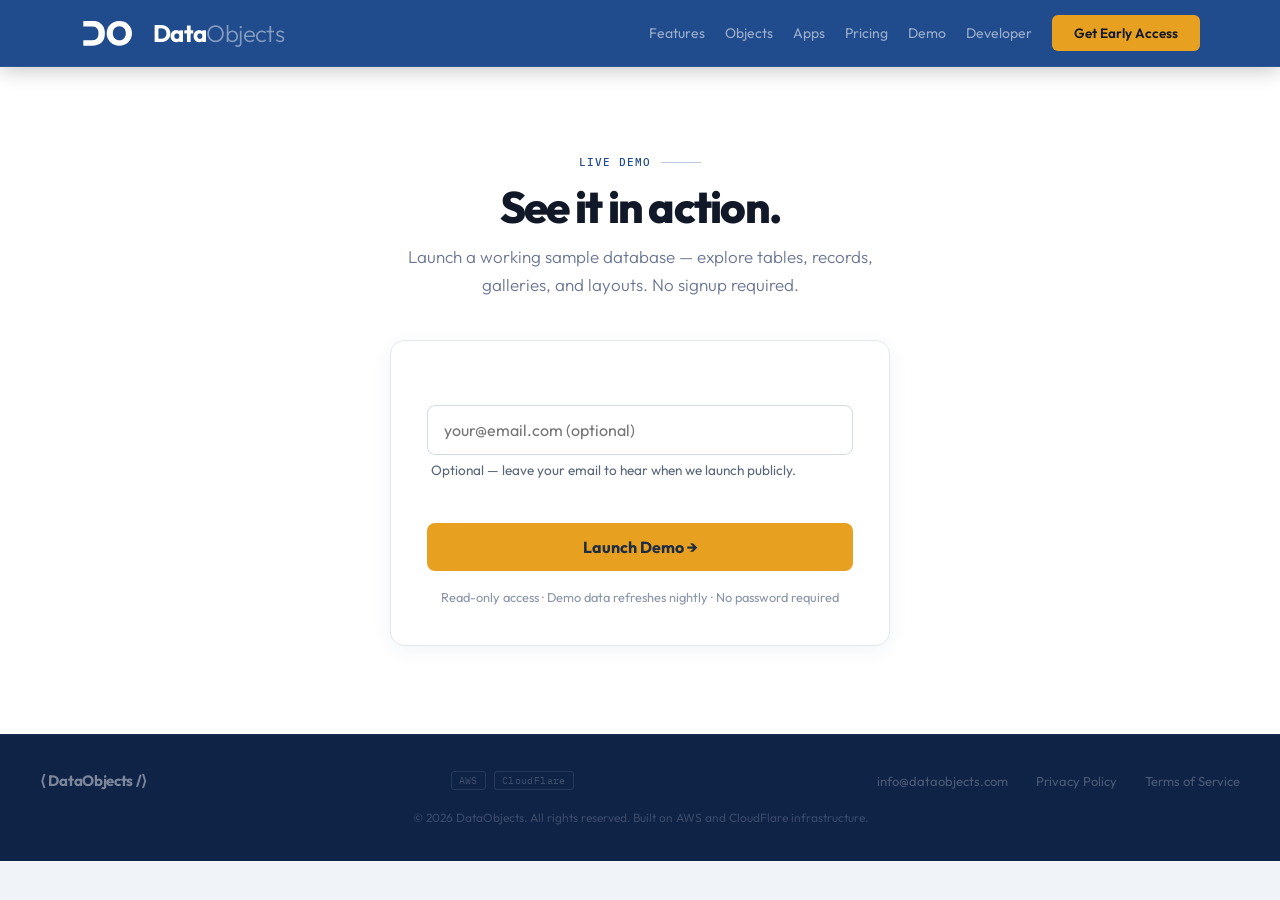
<file: demo.html>
<!DOCTYPE html>
<html lang="en">
<head>
  <meta charset="UTF-8">
  <meta name="viewport" content="width=device-width, initial-scale=1.0">
  <title>Try the DataObjects Demo</title>
  <meta name="description" content="See a working DataObjects application in your browser. Read-only demo, no signup required.">
  <link rel="preconnect" href="https://fonts.googleapis.com">
  <link href="https://fonts.googleapis.com/css2?family=Outfit:wght@300;400;500;600;700;800&family=IBM+Plex+Mono:wght@400;500&display=swap" rel="stylesheet">
  <link rel="stylesheet" href="/do.css?v=0526-2" type="text/css">
  <script src="https://challenges.cloudflare.com/turnstile/v0/api.js" async defer></script>
  <script src="/do.js?v=0526-2" defer></script>

  <style>
    .demo-card {
      max-width: 520px;
      margin: 0 auto;
      background: #fff;
      border: 1px solid #e3e8ef;
      border-radius: 14px;
      padding: 40px 36px;
      box-shadow: 0 4px 20px rgba(32, 75, 140, 0.06);
    }
    .demo-form input[type=email] {
      width: 100%;
      padding: 14px 16px;
      border: 1px solid #d4dbe5;
      border-radius: 8px;
      font-size: 1rem;
      font-family: inherit;
      margin-top: 24px;
      transition: border-color .15s ease;
    }
    .demo-form input[type=email]:focus {
      outline: none;
      border-color: #204B8C;
    }
    .demo-optin-label {
      display: block;
      font-size: 0.85rem;
      color: #5a6678;
      margin-top: 6px;
      text-align: left;
      padding-left: 4px;
    }
    .demo-launch-btn {
      width: 100%;
      margin-top: 24px;
      padding: 14px 24px;
      background: #E8A020;
      color: #1c2c44;
      border: none;
      border-radius: 8px;
      font-size: 1rem;
      font-weight: 700;
      font-family: inherit;
      cursor: pointer;
      transition: background .15s ease, transform .1s ease;
    }
    .demo-launch-btn:hover:not(:disabled) {
      background: #f0b03a;
    }
    .demo-launch-btn:active:not(:disabled) {
      transform: translateY(1px);
    }
    .demo-launch-btn:disabled {
      opacity: 0.5;
      cursor: not-allowed;
    }
    .demo-turnstile {
      margin-top: 20px;
      display: flex;
      justify-content: center;
    }
    .demo-error {
      margin-top: 16px;
      color: #c0392b;
      font-size: 0.9rem;
      display: none;
    }
    .demo-error.show { display: block; }
    .demo-fineprint {
      margin-top: 18px;
      font-size: 0.8rem;
      color: #8a95a7;
    }
  </style>
</head>
<body>

<div data-include="/_partials/nav.html"></div>

<section class="section section-white" style="min-height: 70vh; display: flex; align-items: center;">
  <div class="wrap" style="text-align: center;">
    <div class="section-eyebrow" style="justify-content: center;">Live Demo</div>
    <h2 style="margin-bottom: 12px;">See it in action.</h2>
    <p class="section-sub" style="margin-bottom: 40px;">Launch a working sample database — explore tables, records, galleries, and layouts. No signup required.</p>

    <div class="demo-card">
      <form class="demo-form" id="demo-form">
        <input
          type="email"
          name="email"
          id="demo-email"
          placeholder="your@email.com (optional)"
          autocomplete="email">
        <label class="demo-optin-label">
          Optional — leave your email to hear when we launch publicly.
        </label>

        <!-- Cloudflare Turnstile — invisible bot check -->
        <div class="demo-turnstile">
          <div
            class="cf-turnstile"
            data-sitekey="0x4AAAAAADX9ppOlWVEET-NW"
            data-theme="light"
            data-size="flexible">
          </div>
        </div>

        <button type="submit" class="demo-launch-btn" id="demo-launch-btn">
          Launch Demo →
        </button>

        <p class="demo-error" id="demo-error"></p>
      </form>

      <p class="demo-fineprint">Read-only access · Demo data refreshes nightly · No password required</p>
    </div>

  </div>
</section>

<div data-include="/_partials/footer.html"></div>

<script>
(function() {
  const API_BASE = 'https://data.dataobjects.com'; // adjust if your API host differs

  const form    = document.getElementById('demo-form');
  const btn     = document.getElementById('demo-launch-btn');
  const errEl   = document.getElementById('demo-error');
  const emailEl = document.getElementById('demo-email');

  function showError(msg) {
    errEl.textContent = msg;
    errEl.classList.add('show');
  }
  function clearError() {
    errEl.classList.remove('show');
    errEl.textContent = '';
  }

  form.addEventListener('submit', async function(e) {
    e.preventDefault();
    clearError();

    // Pull Turnstile token (added by the widget script automatically as
    // a hidden input named cf-turnstile-response)
    const tokenInput = form.querySelector('input[name=cf-turnstile-response]');
    const turnstileToken = tokenInput ? tokenInput.value : '';

    if (!turnstileToken) {
      showError('Please wait a moment for the security check to complete.');
      return;
    }

    btn.disabled    = true;
    btn.textContent = 'Launching…';

    try {
      const resp = await fetch(`${API_BASE}/v6/demo/launch`, {
        method:  'POST',
        headers: { 'Content-Type': 'application/json' },
        body:    JSON.stringify({
          turnstileToken,
          email: (emailEl.value || '').trim() || undefined,
        }),
      });
      const data = await resp.json();

      if (data.status === 'ok' && data.loginUrl) {
        // Redirect to the demo app — token in URL gets auto-validated by DO_Login.jsx
        //window.location.href = data.loginUrl;
        window.open(data.loginUrl, '_blank', 'noopener,noreferrer');
      } else {
        showError(data.message || 'Could not launch demo. Please try again.');
        btn.disabled    = false;
        btn.textContent = 'Launch Demo →';
        // Reset Turnstile so user can retry
        if (window.turnstile) window.turnstile.reset();
      }
    } catch (err) {
      console.error('[demo]', err);
      showError('Network error. Please check your connection and try again.');
      btn.disabled    = false;
      btn.textContent = 'Launch Demo →';
      if (window.turnstile) window.turnstile.reset();
    }
  });
})();
</script>

</body>
</html>
</file>
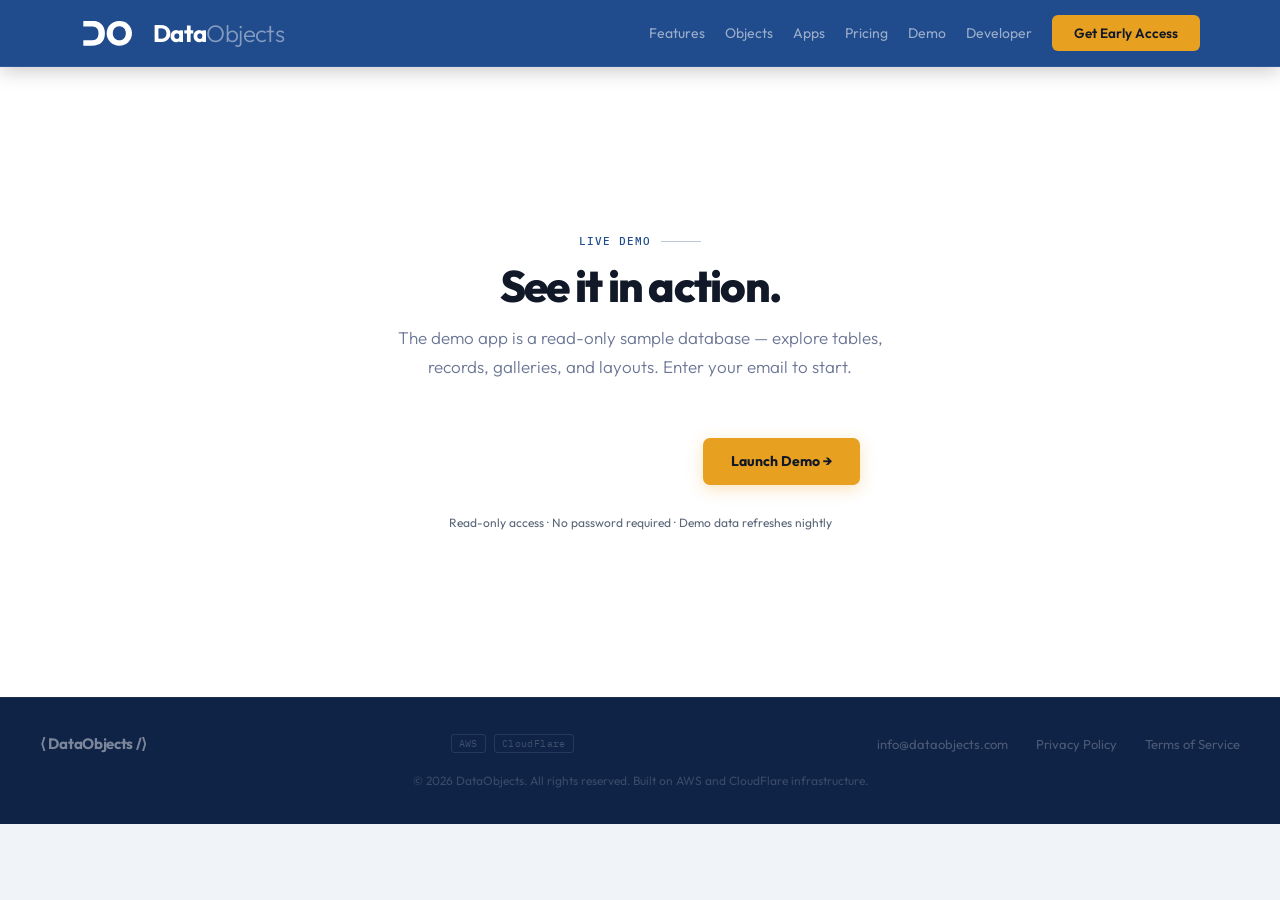
<file: demo1.html>
<!DOCTYPE html>
<html lang="en">
<head>
  <meta charset="UTF-8">
  <meta name="viewport" content="width=device-width, initial-scale=1.0">
  <title>Try the DataObjects Demo</title>
  <meta name="description" content="See a working DataObjects application in your browser. Read-only demo, no signup required.">
  <link rel="preconnect" href="https://fonts.googleapis.com">
  <link href="https://fonts.googleapis.com/css2?family=Outfit:wght@300;400;500;600;700;800&family=IBM+Plex+Mono:wght@400;500&display=swap" rel="stylesheet">
  <link rel="stylesheet" href="/do.css?v=0526-1" type="text/css">
  <script src="/do.js?v=0526-1" defer></script>
</head>
<body>

<div data-include="/_partials/nav.html"></div>

<section class="section section-white" style="min-height: 70vh; display: flex; align-items: center;">
  <div class="wrap" style="text-align: center; max-width: 720px;">
    <div class="section-eyebrow" style="justify-content: center;">Live Demo</div>
    <h2>See it in action.</h2>
    <p class="section-sub">The demo app is a read-only sample database — explore tables, records, galleries, and layouts. Enter your email to start.</p>

    <form class="notify-form" id="demo-form" style="margin: 30px auto;">
      <input type="email" name="DOemail" placeholder="your@email.com" required>
      <button type="submit">Launch Demo →</button>
    </form>

    <p class="notify-sub" style="color: #5a6678;">Read-only access · No password required · Demo data refreshes nightly</p>
    <p id="DOnotify" style="display:none; color:#E8A020; padding-top: 10px; font-size:1.2rem;">
      <span style="color:green;">✓</span> Launching demo… you'll be redirected in a moment.
    </p>
  </div>
</section>

<div data-include="/_partials/footer.html"></div>

<!--
  TODO: this is currently a stub. Final demo flow needs:
   1. Cloudflare Turnstile widget on the form (bot check)
   2. POST to /v6/demo/request on do-server
        — records lead in DO.leads
        — creates/finds a guest user record
        — issues a magic link token
   3. On success, redirect to:
        https://app.dataobjects.com/?app=MAKAI_GUID&token=XYZ
   4. Server enforces read-only on guest role for all data routes.
-->

</body>
</html>
</file>
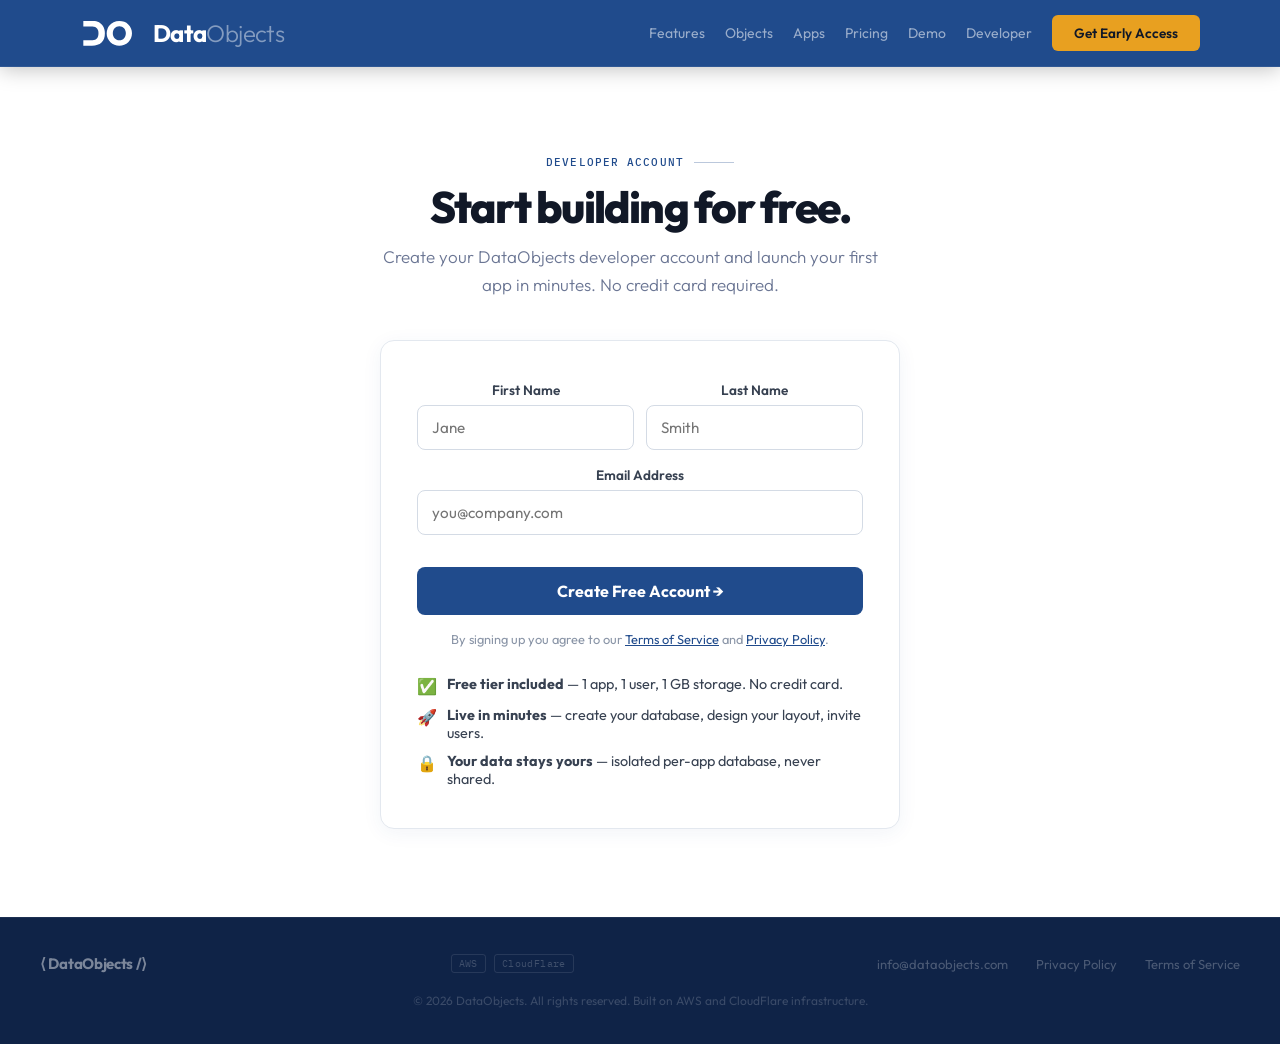
<file: signup.html>
<!DOCTYPE html>
<html lang="en">
<head>
  <meta charset="UTF-8">
  <meta name="viewport" content="width=device-width, initial-scale=1.0">
  <title>Create Your Developer Account — DataObjects</title>
  <meta name="description" content="Sign up for a free DataObjects developer account. Build and deploy database-driven web applications in minutes.">
  <meta name="robots" content="noindex">
  <link rel="preconnect" href="https://fonts.googleapis.com">
  <link href="https://fonts.googleapis.com/css2?family=Outfit:wght@300;400;500;600;700;800&family=IBM+Plex+Mono:wght@400;500&display=swap" rel="stylesheet">
  <link rel="stylesheet" href="/do.css?v=0526-2" type="text/css">
  <script src="https://challenges.cloudflare.com/turnstile/v0/api.js" async defer></script>
  <script src="/do.js?v=0526-2" defer></script>

  <style>
    .signup-card {
      max-width: 520px;
      margin: 0 auto;
      background: #fff;
      border: 1px solid #e3e8ef;
      border-radius: 14px;
      padding: 40px 36px;
      box-shadow: 0 4px 20px rgba(32, 75, 140, 0.06);
    }
    .signup-row {
      display: flex;
      gap: 12px;
    }
    .signup-row .signup-field {
      flex: 1;
    }
    .signup-field {
      margin-bottom: 16px;
    }
    .signup-field label {
      display: block;
      font-size: 0.85rem;
      font-weight: 600;
      color: #374151;
      margin-bottom: 6px;
    }
    .signup-field input {
      width: 100%;
      padding: 12px 14px;
      border: 1px solid #d4dbe5;
      border-radius: 8px;
      font-size: 0.95rem;
      font-family: inherit;
      transition: border-color .15s ease;
      color: #0f1923;
    }
    .signup-field input:focus {
      outline: none;
      border-color: #204B8C;
    }
    .signup-turnstile {
      margin-top: 8px;
      margin-bottom: 8px;
      display: flex;
      justify-content: center;
    }
    .signup-btn {
      width: 100%;
      margin-top: 8px;
      padding: 14px 24px;
      background: #204B8C;
      color: #fff;
      border: none;
      border-radius: 8px;
      font-size: 1rem;
      font-weight: 700;
      font-family: inherit;
      cursor: pointer;
      transition: background .15s ease, transform .1s ease;
    }
    .signup-btn:hover:not(:disabled) {
      background: #1a3d73;
    }
    .signup-btn:active:not(:disabled) {
      transform: translateY(1px);
    }
    .signup-btn:disabled {
      opacity: 0.5;
      cursor: not-allowed;
    }
    .signup-error {
      margin-top: 12px;
      padding: 10px 14px;
      background: #fef2f2;
      border: 1px solid #fecaca;
      border-radius: 8px;
      color: #c0392b;
      font-size: 0.875rem;
      display: none;
    }
    .signup-error.show { display: block; }
    .signup-fineprint {
      margin-top: 16px;
      font-size: 0.8rem;
      color: #8a95a7;
      text-align: center;
    }
    .signup-fineprint a {
      color: #204B8C;
    }
    /* Success state */
    .signup-success {
      display: none;
      text-align: center;
      padding: 12px 0;
    }
    .signup-success.show { display: block; }
    .signup-success-icon {
      font-size: 48px;
      margin-bottom: 16px;
    }
    .signup-success h3 {
      font-size: 1.3rem;
      font-weight: 700;
      color: #0f1923;
      margin-bottom: 10px;
    }
    .signup-success p {
      font-size: 0.95rem;
      color: #5a6678;
      line-height: 1.6;
      margin-bottom: 24px;
    }
    .signup-success-btn {
      display: inline-block;
      padding: 12px 28px;
      background: #204B8C;
      color: #fff;
      border-radius: 8px;
      font-weight: 700;
      font-size: 0.95rem;
      text-decoration: none;
      transition: background .15s ease;
    }
    .signup-success-btn:hover {
      background: #1a3d73;
    }
    .signup-perks {
      display: flex;
      flex-direction: column;
      gap: 10px;
      margin: 28px 0 0;
      text-align: left;
    }
    .signup-perk {
      display: flex;
      align-items: flex-start;
      gap: 10px;
      font-size: 0.9rem;
      color: #374151;
    }
    .signup-perk-icon {
      font-size: 1rem;
      margin-top: 1px;
      flex-shrink: 0;
    }
  </style>
</head>
<body>

<div data-include="/_partials/nav.html"></div>

<section class="section section-white" style="min-height: 70vh; display: flex; align-items: center;">
  <div class="wrap" style="text-align: center;">

    <div class="section-eyebrow" style="justify-content: center;">Developer Account</div>
    <h2 style="margin-bottom: 12px;">Start building for free.</h2>
    <p class="section-sub" style="margin-bottom: 40px;">Create your DataObjects developer account and launch your first app in minutes. No credit card required.</p>

    <div class="signup-card">

      <!-- Success state (hidden until submit, content set by JS) -->
      <div class="signup-success" id="signup-success"></div>

      <!-- Signup form -->
      <div id="signup-form-wrap">
        <form id="signup-form" autocomplete="on">

          <div class="signup-row">
            <div class="signup-field">
              <label for="signup-first">First Name</label>
              <input type="text" id="signup-first" name="first" placeholder="Jane" autocomplete="given-name" required>
            </div>
            <div class="signup-field">
              <label for="signup-last">Last Name</label>
              <input type="text" id="signup-last" name="last" placeholder="Smith" autocomplete="family-name" required>
            </div>
          </div>

          <div class="signup-field">
            <label for="signup-email">Email Address</label>
            <input type="email" id="signup-email" name="email" placeholder="you@company.com" autocomplete="email" required>
          </div>

          <div class="signup-turnstile">
            <div
              class="cf-turnstile"
              data-sitekey="0x4AAAAAADX9ppOlWVEET-NW"
              data-theme="light"
              data-size="flexible">
            </div>
          </div>

          <button type="submit" class="signup-btn" id="signup-btn">
            Create Free Account →
          </button>

          <div class="signup-error" id="signup-error"></div>

        </form>

        <p class="signup-fineprint">
          By signing up you agree to our <a href="/terms.html">Terms of Service</a> and <a href="/privacy.html">Privacy Policy</a>.
        </p>

        <div class="signup-perks">
          <div class="signup-perk"><span class="signup-perk-icon">✅</span><span><strong>Free tier included</strong> — 1 app, 1 user, 1 GB storage. No credit card.</span></div>
          <div class="signup-perk"><span class="signup-perk-icon">🚀</span><span><strong>Live in minutes</strong> — create your database, design your layout, invite users.</span></div>
          <div class="signup-perk"><span class="signup-perk-icon">🔒</span><span><strong>Your data stays yours</strong> — isolated per-app database, never shared.</span></div>
        </div>

      </div>
    </div>

  </div>
</section>

<div data-include="/_partials/footer.html"></div>

<script>
(function () {
  const API_BASE = 'https://data.dataobjects.com';

  const form    = document.getElementById('signup-form');
  const btn     = document.getElementById('signup-btn');
  const errEl   = document.getElementById('signup-error');
  const successEl     = document.getElementById('signup-success');
  const formWrapEl    = document.getElementById('signup-form-wrap');
  function showError(msg) {
    errEl.textContent = msg;
    errEl.classList.add('show');
  }
  function clearError() {
    errEl.classList.remove('show');
    errEl.textContent = '';
  }

  form.addEventListener('submit', async function (e) {
    e.preventDefault();
    clearError();

    const first = document.getElementById('signup-first').value.trim();
    const last  = document.getElementById('signup-last').value.trim();
    const email = document.getElementById('signup-email').value.trim();

    const tokenInput = form.querySelector('input[name=cf-turnstile-response]');
    const turnstileToken = tokenInput ? tokenInput.value : '';

    if (!turnstileToken) {
      showError('Please wait a moment for the security check to complete.');
      return;
    }
    if (!first || !last) {
      showError('Please enter your first and last name.');
      return;
    }

    btn.disabled    = true;
    btn.textContent = 'Creating account…';

    try {
      const resp = await fetch(`${API_BASE}/api/v1/dev/signup`, {
        method:  'POST',
        headers: { 'Content-Type': 'application/json' },
        body:    JSON.stringify({ first, last, email, turnstileToken }),
      });
      const data = await resp.json();

      // if (data.status === 'ok') {
      //   formWrapEl.style.display  = 'none';
      //   successEl.classList.add('show');

      if (data.status === 'ok') {
        formWrapEl.style.display = 'none';
        successEl.classList.add('show');
        if (data.hasPassword) {
          // Existing user with a password — just send them to login
          successEl.innerHTML = `
            <div class="signup-success-icon">✅</div>
            <h3>Developer access granted!</h3>
            <p>Your DataObjects account has been upgraded to developer access.<br>
            Sign in with your existing password to get started.</p>
            <a href="https://dev.dataobjects.com" class="signup-success-btn">Sign In to Developer Portal →</a>
          `;
        } else {
          // New user or existing user without password — check email
          successEl.innerHTML = `
            <div class="signup-success-icon">🎉</div>
            <h3>Account created!</h3>
            <p style="font-size:0.95rem;color:#374151;background:#f0f7ff;border:1px solid #bfdbfe;
               border-radius:8px;padding:14px 18px;line-height:1.6;">
              📬 Check your inbox and click the link to set your password and activate your account.
            </p>
          `;
        }
      } else if (data.status === 'exists') {
        showError('A developer account already exists for this email. Please sign in at dev.dataobjects.com.');
        btn.disabled    = false;
        btn.textContent = 'Create Free Account →';
        if (window.turnstile) window.turnstile.reset();
      } else {
        showError(data.message || 'Something went wrong. Please try again.');
        btn.disabled    = false;
        btn.textContent = 'Create Free Account →';
        if (window.turnstile) window.turnstile.reset();
      }
    } catch (err) {
      console.error('[signup]', err);
      showError('Network error. Please check your connection and try again.');
      btn.disabled    = false;
      btn.textContent = 'Create Free Account →';
      if (window.turnstile) window.turnstile.reset();
    }
  });
})();
</script>

</body>
</html>
</file>
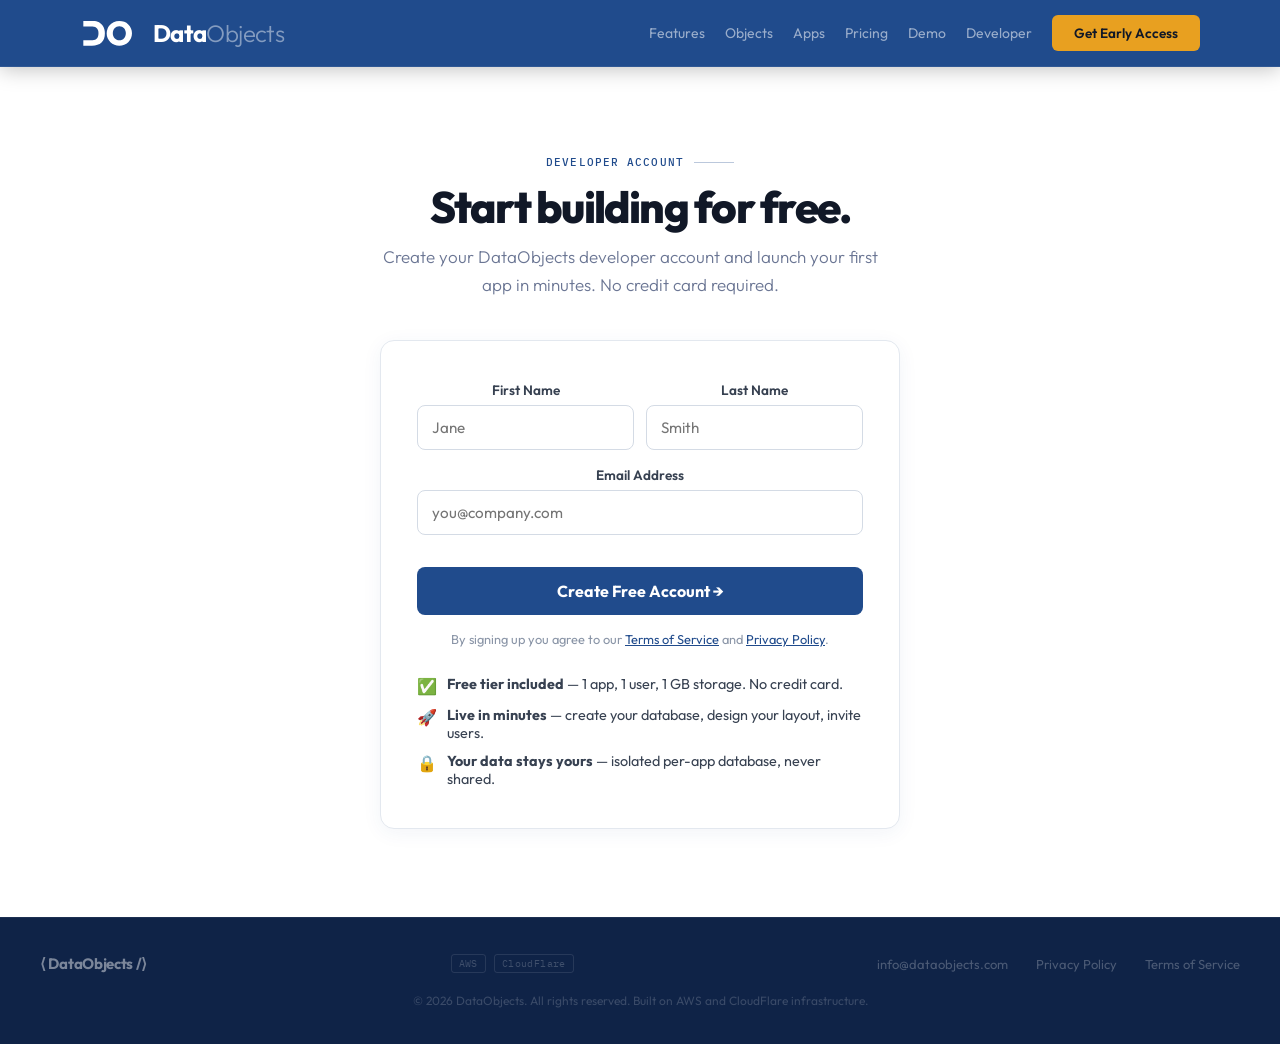
<file: signup1.html>
<!DOCTYPE html>
<html lang="en">
<head>
  <meta charset="UTF-8">
  <meta name="viewport" content="width=device-width, initial-scale=1.0">
  <title>Create Your Developer Account — DataObjects</title>
  <meta name="description" content="Sign up for a free DataObjects developer account. Build and deploy database-driven web applications in minutes.">
  <meta name="robots" content="noindex">
  <link rel="preconnect" href="https://fonts.googleapis.com">
  <link href="https://fonts.googleapis.com/css2?family=Outfit:wght@300;400;500;600;700;800&family=IBM+Plex+Mono:wght@400;500&display=swap" rel="stylesheet">
  <link rel="stylesheet" href="/do.css?v=0526-2" type="text/css">
  <script src="https://challenges.cloudflare.com/turnstile/v0/api.js" async defer></script>
  <script src="/do.js?v=0526-2" defer></script>

  <style>
    .signup-card {
      max-width: 520px;
      margin: 0 auto;
      background: #fff;
      border: 1px solid #e3e8ef;
      border-radius: 14px;
      padding: 40px 36px;
      box-shadow: 0 4px 20px rgba(32, 75, 140, 0.06);
    }
    .signup-row {
      display: flex;
      gap: 12px;
    }
    .signup-row .signup-field {
      flex: 1;
    }
    .signup-field {
      margin-bottom: 16px;
    }
    .signup-field label {
      display: block;
      font-size: 0.85rem;
      font-weight: 600;
      color: #374151;
      margin-bottom: 6px;
    }
    .signup-field input {
      width: 100%;
      padding: 12px 14px;
      border: 1px solid #d4dbe5;
      border-radius: 8px;
      font-size: 0.95rem;
      font-family: inherit;
      transition: border-color .15s ease;
      color: #0f1923;
    }
    .signup-field input:focus {
      outline: none;
      border-color: #204B8C;
    }
    .signup-turnstile {
      margin-top: 8px;
      margin-bottom: 8px;
      display: flex;
      justify-content: center;
    }
    .signup-btn {
      width: 100%;
      margin-top: 8px;
      padding: 14px 24px;
      background: #204B8C;
      color: #fff;
      border: none;
      border-radius: 8px;
      font-size: 1rem;
      font-weight: 700;
      font-family: inherit;
      cursor: pointer;
      transition: background .15s ease, transform .1s ease;
    }
    .signup-btn:hover:not(:disabled) {
      background: #1a3d73;
    }
    .signup-btn:active:not(:disabled) {
      transform: translateY(1px);
    }
    .signup-btn:disabled {
      opacity: 0.5;
      cursor: not-allowed;
    }
    .signup-error {
      margin-top: 12px;
      padding: 10px 14px;
      background: #fef2f2;
      border: 1px solid #fecaca;
      border-radius: 8px;
      color: #c0392b;
      font-size: 0.875rem;
      display: none;
    }
    .signup-error.show { display: block; }
    .signup-fineprint {
      margin-top: 16px;
      font-size: 0.8rem;
      color: #8a95a7;
      text-align: center;
    }
    .signup-fineprint a {
      color: #204B8C;
    }
    /* Success state */
    .signup-success {
      display: none;
      text-align: center;
      padding: 12px 0;
    }
    .signup-success.show { display: block; }
    .signup-success-icon {
      font-size: 48px;
      margin-bottom: 16px;
    }
    .signup-success h3 {
      font-size: 1.3rem;
      font-weight: 700;
      color: #0f1923;
      margin-bottom: 10px;
    }
    .signup-success p {
      font-size: 0.95rem;
      color: #5a6678;
      line-height: 1.6;
      margin-bottom: 24px;
    }
    .signup-success-btn {
      display: inline-block;
      padding: 12px 28px;
      background: #204B8C;
      color: #fff;
      border-radius: 8px;
      font-weight: 700;
      font-size: 0.95rem;
      text-decoration: none;
      transition: background .15s ease;
    }
    .signup-success-btn:hover {
      background: #1a3d73;
    }
    .signup-perks {
      display: flex;
      flex-direction: column;
      gap: 10px;
      margin: 28px 0 0;
      text-align: left;
    }
    .signup-perk {
      display: flex;
      align-items: flex-start;
      gap: 10px;
      font-size: 0.9rem;
      color: #374151;
    }
    .signup-perk-icon {
      font-size: 1rem;
      margin-top: 1px;
      flex-shrink: 0;
    }
  </style>
</head>
<body>

<div data-include="/_partials/nav.html"></div>

<section class="section section-white" style="min-height: 70vh; display: flex; align-items: center;">
  <div class="wrap" style="text-align: center;">

    <div class="section-eyebrow" style="justify-content: center;">Developer Account</div>
    <h2 style="margin-bottom: 12px;">Start building for free.</h2>
    <p class="section-sub" style="margin-bottom: 40px;">Create your DataObjects developer account and launch your first app in minutes. No credit card required.</p>

    <div class="signup-card">

      <!-- Success state (hidden until submit) -->
      <div class="signup-success" id="signup-success">
        <div class="signup-success-icon">🎉</div>
        <h3>Account created!</h3>
        <!-- <p>We've sent a login link to <strong id="success-email"></strong>.<br>Click it to set your password and start building.</p>
        <a href="https://dev.dataobjects.com" class="signup-success-btn">Go to Developer Portal →</a> -->
<p style="font-size:0.95rem;color:#374151;background:#f0f7ff;border:1px solid #bfdbfe;
   border-radius:8px;padding:14px 18px;line-height:1.6;">
  📬 Check your inbox and click the link to set your password and activate your account.
</p>


      </div>

      <!-- Signup form -->
      <div id="signup-form-wrap">
        <form id="signup-form" autocomplete="on">

          <div class="signup-row">
            <div class="signup-field">
              <label for="signup-first">First Name</label>
              <input type="text" id="signup-first" name="first" placeholder="Jane" autocomplete="given-name" required>
            </div>
            <div class="signup-field">
              <label for="signup-last">Last Name</label>
              <input type="text" id="signup-last" name="last" placeholder="Smith" autocomplete="family-name" required>
            </div>
          </div>

          <div class="signup-field">
            <label for="signup-email">Email Address</label>
            <input type="email" id="signup-email" name="email" placeholder="you@company.com" autocomplete="email" required>
          </div>

          <div class="signup-turnstile">
            <div
              class="cf-turnstile"
              data-sitekey="0x4AAAAAADX9ppOlWVEET-NW"
              data-theme="light"
              data-size="flexible">
            </div>
          </div>

          <button type="submit" class="signup-btn" id="signup-btn">
            Create Free Account →
          </button>

          <div class="signup-error" id="signup-error"></div>

        </form>

        <p class="signup-fineprint">
          By signing up you agree to our <a href="/terms.html">Terms of Service</a> and <a href="/privacy.html">Privacy Policy</a>.
        </p>

        <div class="signup-perks">
          <div class="signup-perk"><span class="signup-perk-icon">✅</span><span><strong>Free tier included</strong> — 1 app, 1 user, 1 GB storage. No credit card.</span></div>
          <div class="signup-perk"><span class="signup-perk-icon">🚀</span><span><strong>Live in minutes</strong> — create your database, design your layout, invite users.</span></div>
          <div class="signup-perk"><span class="signup-perk-icon">🔒</span><span><strong>Your data stays yours</strong> — isolated per-app database, never shared.</span></div>
        </div>

      </div>
    </div>

  </div>
</section>

<div data-include="/_partials/footer.html"></div>

<script>
(function () {
  const API_BASE = 'https://data.dataobjects.com';

  const form    = document.getElementById('signup-form');
  const btn     = document.getElementById('signup-btn');
  const errEl   = document.getElementById('signup-error');
  const successEl     = document.getElementById('signup-success');
  const formWrapEl    = document.getElementById('signup-form-wrap');
  const successEmail  = document.getElementById('success-email');

  function showError(msg) {
    errEl.textContent = msg;
    errEl.classList.add('show');
  }
  function clearError() {
    errEl.classList.remove('show');
    errEl.textContent = '';
  }

  form.addEventListener('submit', async function (e) {
    e.preventDefault();
    clearError();

    const first = document.getElementById('signup-first').value.trim();
    const last  = document.getElementById('signup-last').value.trim();
    const email = document.getElementById('signup-email').value.trim();

    const tokenInput = form.querySelector('input[name=cf-turnstile-response]');
    const turnstileToken = tokenInput ? tokenInput.value : '';

    if (!turnstileToken) {
      showError('Please wait a moment for the security check to complete.');
      return;
    }
    if (!first || !last) {
      showError('Please enter your first and last name.');
      return;
    }

    btn.disabled    = true;
    btn.textContent = 'Creating account…';

    try {
      const resp = await fetch(`${API_BASE}/v6/dev/signup`, {
        method:  'POST',
        headers: { 'Content-Type': 'application/json' },
        body:    JSON.stringify({ first, last, email, turnstileToken }),
      });
      const data = await resp.json();

      // if (data.status === 'ok') {
      //   successEmail.textContent = email;
      //   formWrapEl.style.display  = 'none';
      //   successEl.classList.add('show');

      if (data.status === 'ok') {
      if (successEmail) successEmail.textContent = email;
      formWrapEl.style.display  = 'none';
      successEl.classList.add('show');


      } else if (data.status === 'exists') {
        showError('A developer account already exists for this email. Please sign in at dev.dataobjects.com.');
        btn.disabled    = false;
        btn.textContent = 'Create Free Account →';
        if (window.turnstile) window.turnstile.reset();
      } else {
        showError(data.message || 'Something went wrong. Please try again.');
        btn.disabled    = false;
        btn.textContent = 'Create Free Account →';
        if (window.turnstile) window.turnstile.reset();
      }
    } catch (err) {
      console.error('[signup]', err);
      showError('Network error. Please check your connection and try again.');
      btn.disabled    = false;
      btn.textContent = 'Create Free Account →';
      if (window.turnstile) window.turnstile.reset();
    }
  });
})();
</script>

</body>
</html>
</file>
<file: do.css>
*, *::before, *::after { margin: 0; padding: 0; box-sizing: border-box; }

    :root {
      --navy:      #204B8C;
      --navy-dk:   #163566;
      --navy-xl:   #0f2347;
      --navy-lt:   #2a5fa8;
      --steel:     #f0f3f8;
      --steel-dk:  #e4e9f2;
      --white:     #ffffff;
      --ink:       #111827;
      --ink-2:     #374151;
      --muted:     #6b7694;
      --rule:      rgba(32,75,140,0.10);
      --gold:      #e8a020;
      --gold-lt:   #f5b942;
      --green:     #16a34a;
    }

    html { scroll-behavior: smooth; }

    body {
      font-family: 'Outfit', sans-serif;
      background: var(--steel);
      color: var(--ink);
      -webkit-font-smoothing: antialiased;
      overflow-x: hidden;
    }

    /* ── NAVBAR ── */
    .navbar {
      background: var(--navy);
      position: sticky; top: 0; z-index: 200;
      border-bottom: 1px solid rgba(255,255,255,0.07);
      box-shadow: 0 2px 20px rgba(0,0,0,0.25);
    }
    .nav-wrap {
      max-width: 1200px; margin: 0 auto;
      padding: 0 40px;
      display: flex; align-items: center;
      justify-content: space-between;
      height: 66px;
    }
    .nav-logo { display: flex; align-items: center; gap: 12px; text-decoration: none; }
    .nav-logo-mark {
      width: 36px; height: 36px;
      background: rgba(255,255,255,0.1);
      border: 1px solid rgba(255,255,255,0.18);
      border-radius: 8px;
      display: flex; align-items: center; justify-content: center;
      font-family: 'IBM Plex Mono', monospace;
      font-size: 12px; font-weight: 500; color: #fff;
    }
    .nav-logo-text { font-size: 24px; font-weight: 700; color: #fff; letter-spacing: -0.025em; }
    .nav-logo-text span { color: rgba(255,255,255,0.45); font-weight: 300; }
    .nav-right { display: flex; align-items: center; gap: 20px; }
    .nav-link { color: rgba(255,255,255,0.55); font-size: 14px; text-decoration: none; transition: color 0.18s; }
    .nav-link:hover { color: #fff; }
    .nav-btn {
      background: var(--gold); color: var(--ink); font-weight: 600;
      font-size: 13.5px; font-family: 'Outfit', sans-serif;
      padding: 9px 22px; border-radius: 6px; border: none; cursor: pointer;
      text-decoration: none; transition: background 0.18s, transform 0.15s; display: inline-block;
    }
    .nav-btn:hover { background: var(--gold-lt); transform: translateY(-1px); }

    /* ── HERO ── */
    .hero { background: var(--navy); position: relative; overflow: hidden; }
    .hero::after {
      content: ''; display: block; height: 70px;
      background: var(--steel); clip-path: polygon(0 100%, 100% 0, 100% 100%);
      margin-top: -1px;
    }
    .hero-texture {
      position: absolute; inset: 0;
      background-image:
        linear-gradient(rgba(255,255,255,0.025) 1px, transparent 1px),
        linear-gradient(90deg, rgba(255,255,255,0.025) 1px, transparent 1px);
      background-size: 48px 48px; pointer-events: none;
    }
    .hero-glow { position: absolute; pointer-events: none; }
    .hero-glow-1 {
      width: 600px; height: 600px;
      background: radial-gradient(circle, rgba(59,130,246,0.15) 0%, transparent 70%);
      right: -80px; top: -100px;
    }
    .hero-glow-2 {
      width: 400px; height: 400px;
      background: radial-gradient(circle, rgba(232,160,32,0.1) 0%, transparent 70%);
      left: 5%; bottom: 20%;
    }
    .hero-inner {
      max-width: 1200px; margin: 0 auto;
      padding: 96px 40px 80px;
      position: relative; z-index: 1;
      display: grid; grid-template-columns: 1fr 400px; gap: 60px; align-items: center;
    }
    .hero-label {
      display: inline-flex; align-items: center; gap: 8px;
      font-family: 'IBM Plex Mono', monospace; font-size: 11px; font-weight: 500;
      color: var(--gold); letter-spacing: 0.12em; text-transform: uppercase; margin-bottom: 22px;
    }
    .hero-label::before { content: ''; width: 24px; height: 2px; background: var(--gold); display: inline-block; }
    .hero h1 {
      font-size: clamp(36px, 5vw, 60px); font-weight: 800; color: #fff;
      line-height: 1.06; letter-spacing: -0.04em; margin-bottom: 22px;
    }
    .hero h1 .accent {
      color: transparent;
      background: linear-gradient(100deg, #93c5fd, var(--gold-lt));
      -webkit-background-clip: text; background-clip: text;
    }
    .hero-body { font-size: 17px; font-weight: 300; color: rgba(255,255,255,0.6); line-height: 1.72; max-width: 520px; margin-bottom: 40px; }
    .hero-ctas { display: flex; align-items: center; gap: 16px; }
    .cta-primary {
      background: var(--gold); color: var(--ink);
      font-family: 'Outfit', sans-serif; font-size: 15px; font-weight: 700;
      padding: 14px 32px; border-radius: 7px; border: none; cursor: pointer;
      text-decoration: none; display: inline-block; transition: all 0.2s;
      box-shadow: 0 4px 20px rgba(232,160,32,0.3);
    }
    .cta-primary:hover { background: var(--gold-lt); transform: translateY(-2px); box-shadow: 0 8px 28px rgba(232,160,32,0.4); }
    .cta-secondary {
      color: rgba(255,255,255,0.65); font-size: 14px; text-decoration: none;
      display: flex; align-items: center; gap: 7px; transition: color 0.18s;
    }
    .cta-secondary:hover { color: #fff; }
    .cta-secondary:hover svg { transform: translateX(4px); }
    .cta-secondary svg { transition: transform 0.2s; }

    /* Hero panel */
    .hero-panel {
      background: rgba(255,255,255,0.06); border: 1px solid rgba(255,255,255,0.12);
      border-radius: 14px; padding: 28px; backdrop-filter: blur(4px);
    }
    .hero-panel-title {
      font-family: 'IBM Plex Mono', monospace; font-size: 10px; font-weight: 500;
      color: rgba(255,255,255,0.35); letter-spacing: 0.1em; text-transform: uppercase;
      margin-bottom: 18px; padding-bottom: 14px; border-bottom: 1px solid rgba(255,255,255,0.08);
    }
    .panel-stat {
      display: flex; align-items: center; justify-content: space-between;
      padding: 10px 0; border-bottom: 1px solid rgba(255,255,255,0.05);
    }
    .panel-stat:last-of-type { border-bottom: none; }
    .panel-stat-label { font-size: 13px; color: rgba(255,255,255,0.5); }
    .panel-stat-val { font-family: 'IBM Plex Mono', monospace; font-size: 13px; font-weight: 500; color: #fff; }
    .panel-stat-val.green { color: #4ade80; }
    .panel-stat-val.gold  { color: var(--gold-lt); }
    .panel-badge {
      display: inline-block; background: rgba(74,222,128,0.15); color: #4ade80;
      font-size: 10px; font-weight: 600; padding: 2px 8px; border-radius: 4px;
      letter-spacing: 0.06em; text-transform: uppercase; margin-top: 16px;
    }

    /* ── TRUST BAR ── */
    .trust-bar { background: var(--white); border-bottom: 1px solid var(--rule); }
    .trust-wrap {
      max-width: 1200px; margin: 0 auto; padding: 0 40px;
      display: grid; grid-template-columns: repeat(5, 1fr);
    }
    .trust-item { padding: 22px 16px; text-align: center; border-right: 1px solid var(--rule); }
    .trust-item:last-child { border-right: none; }
    .trust-num { font-size: 26px; font-weight: 800; color: var(--navy); letter-spacing: -0.04em; line-height: 1; }
    .trust-num sup { font-size: 14px; vertical-align: top; margin-top: 4px; }
    .trust-label { font-size: 11px; color: var(--muted); margin-top: 4px; letter-spacing: 0.04em; text-transform: uppercase; font-weight: 500; }

    /* ── SECTIONS ── */
    .section { padding: 88px 40px; }
    .section-white { background: var(--white); }
    .section-steel { background: var(--steel); }
    .section-navy  { background: var(--navy-xl); }
    .wrap { max-width: 1200px; margin: 0 auto; }
    .section-eyebrow {
      font-family: 'IBM Plex Mono', monospace; font-size: 11px; font-weight: 500;
      color: var(--navy); letter-spacing: 0.1em; text-transform: uppercase;
      display: flex; align-items: center; gap: 10px; margin-bottom: 14px;
    }
    .section-eyebrow::after { content: ''; flex: 1; max-width: 40px; height: 1px; background: var(--navy); opacity: 0.3; }
    .section-eyebrow.light { color: rgba(255,255,255,0.4); }
    .section-eyebrow.light::after { background: rgba(255,255,255,0.2); }
    h2 { font-size: clamp(28px, 3.5vw, 44px); font-weight: 800; letter-spacing: -0.04em; line-height: 1.08; margin-bottom: 14px; }
    h2.light { color: #fff; }
    .section-sub { font-size: 17px; font-weight: 300; color: var(--muted); line-height: 1.7; max-width: 500px; margin-bottom: 56px; }
    .section-sub.light { color: rgba(255,255,255,0.5); }

    /* ── FEATURES ── */
    .feat-grid { display: grid; grid-template-columns: repeat(3, 1fr); gap: 18px; }
    .feat-card {
      background: var(--white); border: 1px solid var(--rule); border-radius: 12px; padding: 30px;
      position: relative; overflow: hidden; transition: box-shadow 0.22s, transform 0.22s;
    }
    .feat-card::after {
      content: ''; position: absolute; left: 0; top: 0; bottom: 0; width: 3px;
      background: linear-gradient(180deg, var(--navy), var(--navy-lt)); opacity: 0; transition: opacity 0.22s;
    }
    .feat-card:hover { transform: translateY(-3px); box-shadow: 0 12px 40px rgba(32,75,140,0.10); }
    .feat-card:hover::after { opacity: 1; }
    .feat-icon { width: 44px; height: 44px; background: var(--steel); border-radius: 10px; display: flex; align-items: center; justify-content: center; font-size: 20px; margin-bottom: 18px; border: 1px solid var(--rule); }
    .feat-title { font-size: 16px; font-weight: 700; color: var(--ink); letter-spacing: -0.02em; margin-bottom: 9px; }
    .feat-desc { font-size: 13.5px; color: var(--muted); line-height: 1.65; font-weight: 300; }

    /* ── AUDIENCE ── */
    .audience-grid { display: grid; grid-template-columns: repeat(3, 1fr); gap: 20px; }
    .aud-card {
      border: 1.5px solid var(--rule); border-radius: 12px; padding: 34px 30px;
      background: var(--steel); transition: all 0.22s;
    }
    .aud-card:hover { background: var(--white); border-color: var(--navy); box-shadow: 0 8px 32px rgba(32,75,140,0.10); }
    .aud-num { font-family: 'IBM Plex Mono', monospace; font-size: 11px; color: var(--navy); font-weight: 500; letter-spacing: 0.1em; margin-bottom: 14px; opacity: 0.5; }
    .aud-title { font-size: 20px; font-weight: 800; color: var(--ink); letter-spacing: -0.03em; margin-bottom: 10px; }
    .aud-desc { font-size: 14px; color: var(--muted); line-height: 1.65; font-weight: 300; margin-bottom: 18px; }
    .aud-list { list-style: none; display: flex; flex-direction: column; gap: 7px; }
    .aud-list li { font-size: 13px; color: var(--ink-2); display: flex; align-items: flex-start; gap: 9px; }
    .aud-list li::before { content: '—'; color: var(--navy); font-weight: 600; flex-shrink: 0; }

    /* ── COMPARISON ── */
    .compare-grid { display: grid; grid-template-columns: 1fr 1fr; gap: 20px; }
    .compare-card { border-radius: 12px; padding: 32px; }
    .compare-card.legacy { background: rgba(255,255,255,0.04); border: 1px solid rgba(255,255,255,0.08); }
    .compare-card.modern { background: rgba(232,160,32,0.09); border: 1px solid rgba(232,160,32,0.25); }
    .compare-head { display: flex; align-items: center; justify-content: space-between; margin-bottom: 24px; padding-bottom: 16px; border-bottom: 1px solid rgba(255,255,255,0.07); }
    .compare-card.modern .compare-head { border-bottom-color: rgba(232,160,32,0.2); }
    .compare-head-title { font-size: 18px; font-weight: 700; letter-spacing: -0.02em; }
    .compare-card.legacy .compare-head-title { color: rgba(255,255,255,0.45); }
    .compare-card.modern .compare-head-title { color: var(--gold-lt); }
    .compare-pill { font-family: 'IBM Plex Mono', monospace; font-size: 10px; font-weight: 500; padding: 3px 9px; border-radius: 4px; letter-spacing: 0.06em; text-transform: uppercase; }
    .compare-card.legacy .compare-pill { background: rgba(255,255,255,0.07); color: rgba(255,255,255,0.3); }
    .compare-card.modern .compare-pill { background: rgba(232,160,32,0.18); color: var(--gold); }
    .compare-rows { display: flex; flex-direction: column; gap: 11px; }
    .compare-row { display: flex; align-items: flex-start; gap: 12px; font-size: 14px; line-height: 1.5; }
    .compare-card.legacy .compare-row { color: rgba(255,255,255,0.38); }
    .compare-card.modern .compare-row { color: rgba(255,255,255,0.82); }
    .cr-icon { flex-shrink: 0; font-size: 14px; }

    /* ── PRICING ── */
    .pricing-grid { display: grid; grid-template-columns: repeat(4, 1fr); gap: 16px; }
    .price-card { background: var(--white); border: 1.5px solid var(--rule); border-radius: 12px; padding: 28px 24px; text-align: center; transition: all 0.22s; position: relative; }
    .price-card:hover { border-color: var(--navy); box-shadow: 0 8px 30px rgba(32,75,140,0.10); transform: translateY(-2px); }
    .price-card.featured { border-color: var(--navy); background: var(--navy); }
    .price-card.featured .price-name { color: rgba(255,255,255,0.6); }
    .price-card.featured .price-amount { color: #fff; }
    .price-card.featured .price-period { color: rgba(255,255,255,0.4); }
    .price-card.featured .price-desc { color: rgba(255,255,255,0.5); }
    .price-card.featured .price-divider { background: rgba(255,255,255,0.1); }
    .price-badge { position: absolute; top: -10px; left: 50%; transform: translateX(-50%); background: var(--gold); color: var(--ink); font-size: 10px; font-weight: 700; padding: 2px 10px; border-radius: 20px; letter-spacing: 0.06em; text-transform: uppercase; white-space: nowrap; }
    .price-name { font-family: 'IBM Plex Mono', monospace; font-size: 11px; color: var(--muted); letter-spacing: 0.1em; text-transform: uppercase; margin-bottom: 14px; font-weight: 500; }
    .price-amount { font-size: 38px; font-weight: 800; color: var(--navy); letter-spacing: -0.05em; line-height: 1; }
    .price-amount sup { font-size: 18px; vertical-align: top; margin-top: 6px; font-weight: 600; }
    .price-period { font-size: 12px; color: var(--muted); margin-top: 4px; }
    .price-divider { height: 1px; background: var(--rule); margin: 18px 0; }
    .price-desc { font-size: 13px; color: var(--muted); line-height: 1.6; font-weight: 300; }
    .price-note { margin-top: 20px; font-size: 12px; color: var(--muted); text-align: center; }
    .price-note a { color: var(--navy); text-decoration: none; }

    /* ── ROADMAP ── */
    .roadmap-grid { display: grid; grid-template-columns: repeat(3, 1fr); gap: 14px; }
    .rm-item { background: rgba(255,255,255,0.05); border: 1px solid rgba(255,255,255,0.08); border-radius: 10px; padding: 18px 20px; display: flex; align-items: flex-start; gap: 14px; }
    .rm-dot { width: 8px; height: 8px; border-radius: 50%; flex-shrink: 0; margin-top: 6px; }
    .rm-dot.soon   { background: var(--gold); box-shadow: 0 0 8px rgba(232,160,32,0.5); }
    .rm-dot.future { background: rgba(255,255,255,0.2); }
    .rm-title { font-size: 14px; font-weight: 600; color: rgba(255,255,255,0.8); letter-spacing: -0.01em; margin-bottom: 3px; }
    .rm-sub { font-size: 12px; color: rgba(255,255,255,0.35); font-weight: 300; line-height: 1.5; }

    /* ── NOTIFY ── */
    .notify-section { background: var(--navy); padding: 80px 40px; text-align: center; position: relative; overflow: hidden; }
    .notify-section::before { content: ''; position: absolute; inset: 0; background: radial-gradient(ellipse 900px 500px at 50% 50%, rgba(59,130,246,0.12), transparent); pointer-events: none; }
    .notify-section h2 { color: #fff; margin-bottom: 12px; }
    .notify-section .section-sub { margin: 0 auto 40px; color: rgba(255,255,255,0.5); }
    .notify-form { display: flex; gap: 10px; max-width: 440px; margin: 0 auto; justify-content: center; flex-wrap: wrap; }
    .notify-form input { flex: 1; min-width: 220px; padding: 13px 18px; background: rgba(255,255,255,0.09); border: 1.5px solid rgba(255,255,255,0.18); border-radius: 7px; color: #fff; font-size: 14.5px; font-family: 'Outfit', sans-serif; font-weight: 300; outline: none; transition: border-color 0.18s; }
    .notify-form input::placeholder { color: rgba(255,255,255,0.3); }
    .notify-form input:focus { border-color: rgba(255,255,255,0.4); }
    .notify-form button { background: var(--gold); color: var(--ink); font-family: 'Outfit', sans-serif; font-size: 14px; font-weight: 700; padding: 13px 28px; border-radius: 7px; border: none; cursor: pointer; transition: all 0.18s; white-space: nowrap; box-shadow: 0 4px 16px rgba(232,160,32,0.3); }
    .notify-form button:hover { background: var(--gold-lt); transform: translateY(-1px); }
    .notify-sub { font-size: 12px; color: rgba(255,255,255,0.25); margin-top: 16px; }
    #success-msg { display: none; color: #4ade80; font-size: 16px; font-weight: 500; margin-top: 20px; }

    /* ── FOOTER ── */
    footer { background: var(--navy-xl); padding: 36px 40px; border-top: 1px solid rgba(255,255,255,0.06); }
    .footer-inner { max-width: 1200px; margin: 0 auto; display: flex; align-items: center; justify-content: space-between; flex-wrap: wrap; gap: 16px; }
    .footer-brand { font-size: 15px; font-weight: 700; color: rgba(255,255,255,0.45); letter-spacing: -0.02em; }
    .footer-stack { display: flex; align-items: center; gap: 8px; }
    .stack-badge { font-family: 'IBM Plex Mono', monospace; font-size: 10px; color: rgba(255,255,255,0.2); border: 1px solid rgba(255,255,255,0.1); padding: 2px 7px; border-radius: 3px; letter-spacing: 0.04em; }
    .footer-links { display: flex; gap: 28px; }
    .footer-links a { font-size: 13px; color: rgba(255,255,255,0.25); text-decoration: none; transition: color 0.18s; }
    .footer-links a:hover { color: rgba(255,255,255,0.6); }
    .footer-copy { font-size: 12px; color: rgba(255,255,255,0.18); width: 100%; text-align: center; margin-top: 4px; }

    /* ── ANIMATIONS ── */
    @keyframes riseIn { from { opacity: 0; transform: translateY(28px); } to { opacity: 1; transform: translateY(0); } }
    .rise { opacity: 0; animation: riseIn 0.65s cubic-bezier(.22,.68,0,1.2) forwards; }
    .rise.d1 { animation-delay: 0.08s; } .rise.d2 { animation-delay: 0.18s; }
    .rise.d3 { animation-delay: 0.30s; } .rise.d4 { animation-delay: 0.44s; }
    .rise.d5 { animation-delay: 0.56s; }

    /* ── RESPONSIVE ── */
    @media (max-width: 900px) {
      .hero-inner { grid-template-columns: 1fr; }
      .hero-panel { display: none; }
      .feat-grid, .audience-grid, .compare-grid { grid-template-columns: 1fr 1fr; }
      .pricing-grid, .roadmap-grid { grid-template-columns: 1fr 1fr; }
      .trust-wrap { grid-template-columns: repeat(3,1fr); }
    }
    @media (max-width: 600px) {
      .section { padding: 60px 24px; }
      .nav-wrap { padding: 0 24px; }
      .nav-link { display: none; }
      .hero-inner { padding: 64px 24px 60px; }
      .feat-grid, .audience-grid, .compare-grid, .pricing-grid, .roadmap-grid { grid-template-columns: 1fr; }
      .trust-wrap { grid-template-columns: repeat(2,1fr); }
    }



.monitor {
  width: 100%;
  max-width: 900px;
  margin: 40px auto;
  border-radius: 12px;
  background: #1e1e1e;
  box-shadow: 0 20px 50px rgba(0,0,0,0.4);
  overflow: hidden;
  border: 1px solid #333;
  min-height: 250px;
}

.monitor-header {
  height: 36px;
  background: #2b2b2b;
  display: flex;
  align-items: center;
  padding: 0 12px;
  gap: 8px;
}

.dot {
  width: 12px;
  height: 12px;
  border-radius: 50%;
}

.red { background: #ff5f57; }
.yellow { background: #ffbd2e; }
.green { background: #28c840; }

.monitor-screen {
  background: #000;
}

.monitor-screen img {
  width: 100%;
  display: block;
  padding: 0px 5px;
}


.monitor:hover {
  transform: translateY(-5px);
  transition: 0.3s ease;
}

.browser-bar {
  display: flex;
  align-items: center;
  gap: 10px;
  width: 100%;
}

.url {
  background: #444;
  color: #ccc;
  padding: 4px 10px;
  border-radius: 6px;
  font-size: 12px;
  flex: 1;
}

.monitor::after {
  content: "";
  display: block;
  width: 120px;
  height: 10px;
  background: #444;
  margin: 10px auto 0;
  border-radius: 4px;
}
/* ─────────────────────────────────────────────
   ADDITIONS — May 2026
   Hide body until partials load (no flash)
   New sections: Objects, Videos, Apps, Pricing tweaks
   ───────────────────────────────────────────── */

body { opacity: 0; transition: opacity .25s ease; }
body.partials-loaded { opacity: 1; }

/* ─── OBJECTS GRID ─── */
.obj-grid {
  display: grid;
  grid-template-columns: repeat(auto-fit, minmax(220px, 1fr));
  gap: 18px;
  margin-top: 40px;
}
.obj-card {
  background: #fff;
  border: 1px solid #e3e8ef;
  border-radius: 12px;
  padding: 22px 20px;
  transition: transform .2s ease, box-shadow .2s ease, border-color .2s ease;
}
.obj-card:hover {
  transform: translateY(-2px);
  box-shadow: 0 8px 24px rgba(32, 75, 140, 0.08);
  border-color: #c8d4e6;
}
.obj-icon { font-size: 32px; margin-bottom: 12px; line-height: 1; }
.obj-title {
  font-weight: 700;
  font-size: 1.05rem;
  color: #1c2c44;
  margin-bottom: 6px;
  display: flex;
  align-items: center;
  gap: 8px;
}
.obj-badge {
  font-size: 0.65rem;
  font-weight: 600;
  background: #E8A020;
  color: #fff;
  padding: 2px 8px;
  border-radius: 10px;
  text-transform: uppercase;
  letter-spacing: 0.05em;
}
.obj-desc { color: #5a6678; font-size: 0.92rem; line-height: 1.5; }
.obj-footer {
  text-align: center;
  margin-top: 36px;
  color: #5a6678;
  font-size: 0.95rem;
  font-style: italic;
}

/* ─── VIDEOS GRID ─── */
.vid-grid {
  display: grid;
  grid-template-columns: repeat(auto-fit, minmax(260px, 1fr));
  gap: 22px;
  margin-top: 40px;
}
.vid-card {
  background: #fff;
  border: 1px solid #e3e8ef;
  border-radius: 12px;
  overflow: hidden;
  transition: transform .2s ease, box-shadow .2s ease;
  cursor: pointer;
}
.vid-card:hover {
  transform: translateY(-2px);
  box-shadow: 0 12px 28px rgba(32, 75, 140, 0.12);
}
.vid-thumb {
  background: linear-gradient(135deg, #204B8C 0%, #1c2c44 100%);
  aspect-ratio: 16 / 9;
  position: relative;
  display: flex;
  align-items: center;
  justify-content: center;
  overflow: hidden;
}


.vid-thumb img {
    width: 100%;
    display: block;
}
/* .vid-play {
  width: 56px;
  height: 56px;
  border-radius: 50%;
  background: rgba(255,255,255,0.95);
  color: #204B8C;
  display: flex;
  align-items: center;
  justify-content: center;
  font-size: 22px;
  padding-left: 4px;
  box-shadow: 0 4px 12px rgba(0,0,0,0.2);
} */

.vid-play {
    position: absolute;
    top: 50%;
    left: 50%;
    transform: translate(-50%, -50%);
    width: 60px;
    height: 60px;
    line-height: 60px;
    text-align: center;
    font-size: 28px;
    background: rgba(0,0,0,.65);
    color: white;
    border-radius: 50%;
}


.vid-duration {
  position: absolute;
  bottom: 10px;
  right: 12px;
  background: rgba(0,0,0,0.7);
  color: #fff;
  font-size: 0.75rem;
  padding: 3px 8px;
  border-radius: 4px;
  font-weight: 500;
}
.vid-title {
  font-weight: 700;
  font-size: 1.05rem;
  color: #1c2c44;
  padding: 16px 18px 6px;
}
.vid-desc {
  color: #5a6678;
  font-size: 0.9rem;
  padding: 0 18px 18px;
}
.vid-footer {
  text-align: center;
  margin-top: 32px;
  color: #5a6678;
}
.vid-footer a { color: #204B8C; font-weight: 600; text-decoration: none; }
.vid-footer a:hover { text-decoration: underline; }

.video-modal {
    display: none;
    position: fixed;
    inset: 0;
    background: rgba(0,0,0,.85);
    z-index: 9999;

    justify-content: center;
    align-items: center;
}

.video-modal-content {
    position: relative;

    width: 90vw;
    max-width: 1200px;

    aspect-ratio: 16 / 9;

    background: #000;
}

.video-modal-content iframe {
    width: 100%;
    height: 100%;
    border: 0;
}

.video-close {
    position: absolute;
    right: -10px;
    top: -40px;
    font-size: 36px;
    color: white;
    cursor: pointer;
}





/* ─── SAMPLE APPS GRID ─── */
.app-grid {
  display: grid;
  grid-template-columns: repeat(auto-fit, minmax(260px, 1fr));
  gap: 20px;
  margin-top: 40px;
}
.app-card {
  background: #fff;
  border: 1px solid #e3e8ef;
  border-radius: 12px;
  overflow: hidden;
  transition: transform .2s ease, box-shadow .2s ease;
}
.app-card:hover {
  transform: translateY(-3px);
  box-shadow: 0 12px 28px rgba(32, 75, 140, 0.12);
}
.app-thumb {
  background: linear-gradient(135deg, #204B8C 0%, #2d6db3 100%);
  aspect-ratio: 16 / 10;
  display: flex;
  align-items: center;
  justify-content: center;
  color: rgba(255,255,255,0.9);
  font-family: 'IBM Plex Mono', monospace;
  font-weight: 700;
  font-size: 2.2rem;
  letter-spacing: 0.05em;
}
.app-title {
  font-weight: 700;
  font-size: 1.05rem;
  color: #1c2c44;
  padding: 16px 18px 6px;
}
.app-desc {
  color: #5a6678;
  font-size: 0.92rem;
  padding: 0 18px 20px;
  line-height: 1.5;
}

/* ─── PRICING ENHANCEMENTS ─── */
.price-features {
  list-style: none;
  margin: 18px 0 0;
  padding: 0;
  text-align: left;
}
.price-features li {
  padding: 8px 0;
  color: #3d4856;
  font-size: 0.94rem;
  border-bottom: 1px solid #f0f3f7;
}
.price-features li:last-child { border-bottom: none; }
.price-features li strong { color: #204B8C; font-weight: 600; }
.price-explain {
  max-width: 720px;
  margin: 36px auto 0;
  text-align: center;
  color: #5a6678;
  font-size: 0.92rem;
  font-style: italic;
  line-height: 1.6;
  padding: 16px 24px;
  background: #f7f9fc;
  border-radius: 8px;
  border-left: 3px solid #E8A020;
}
</file>
